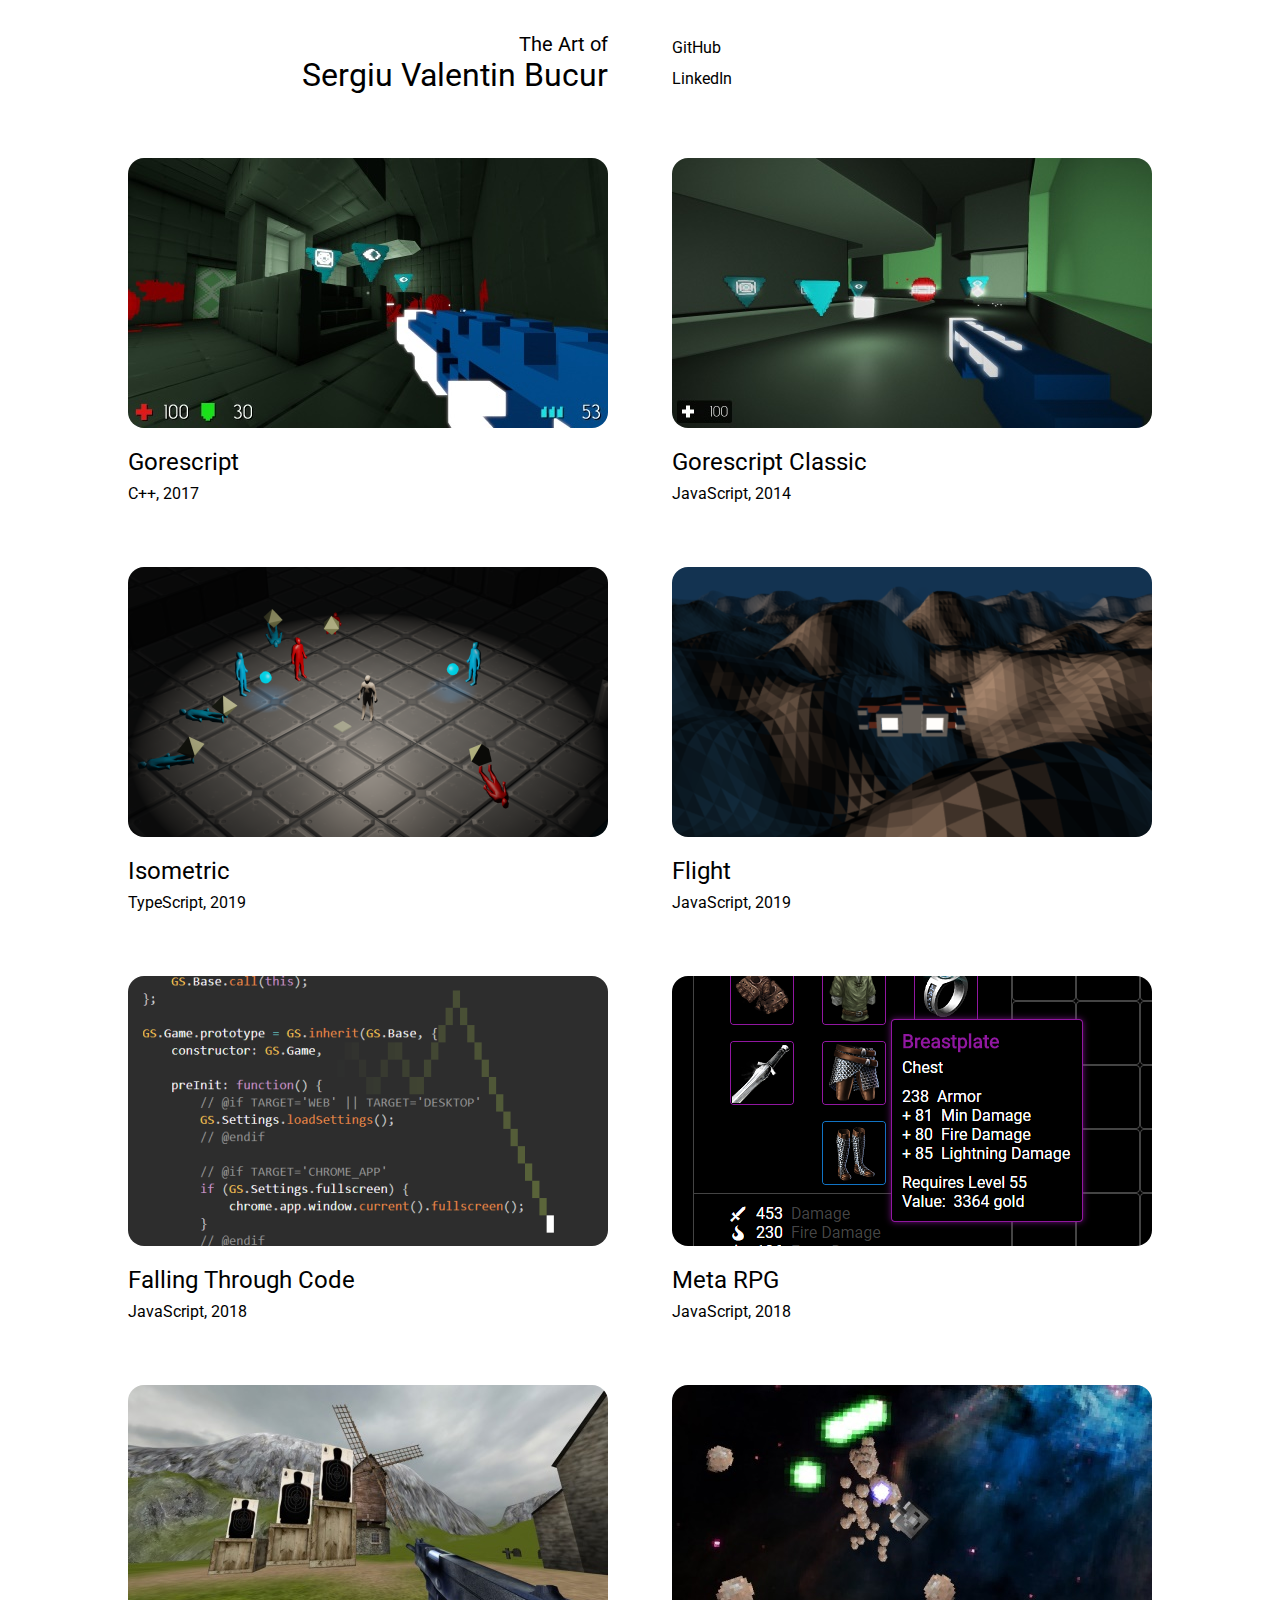
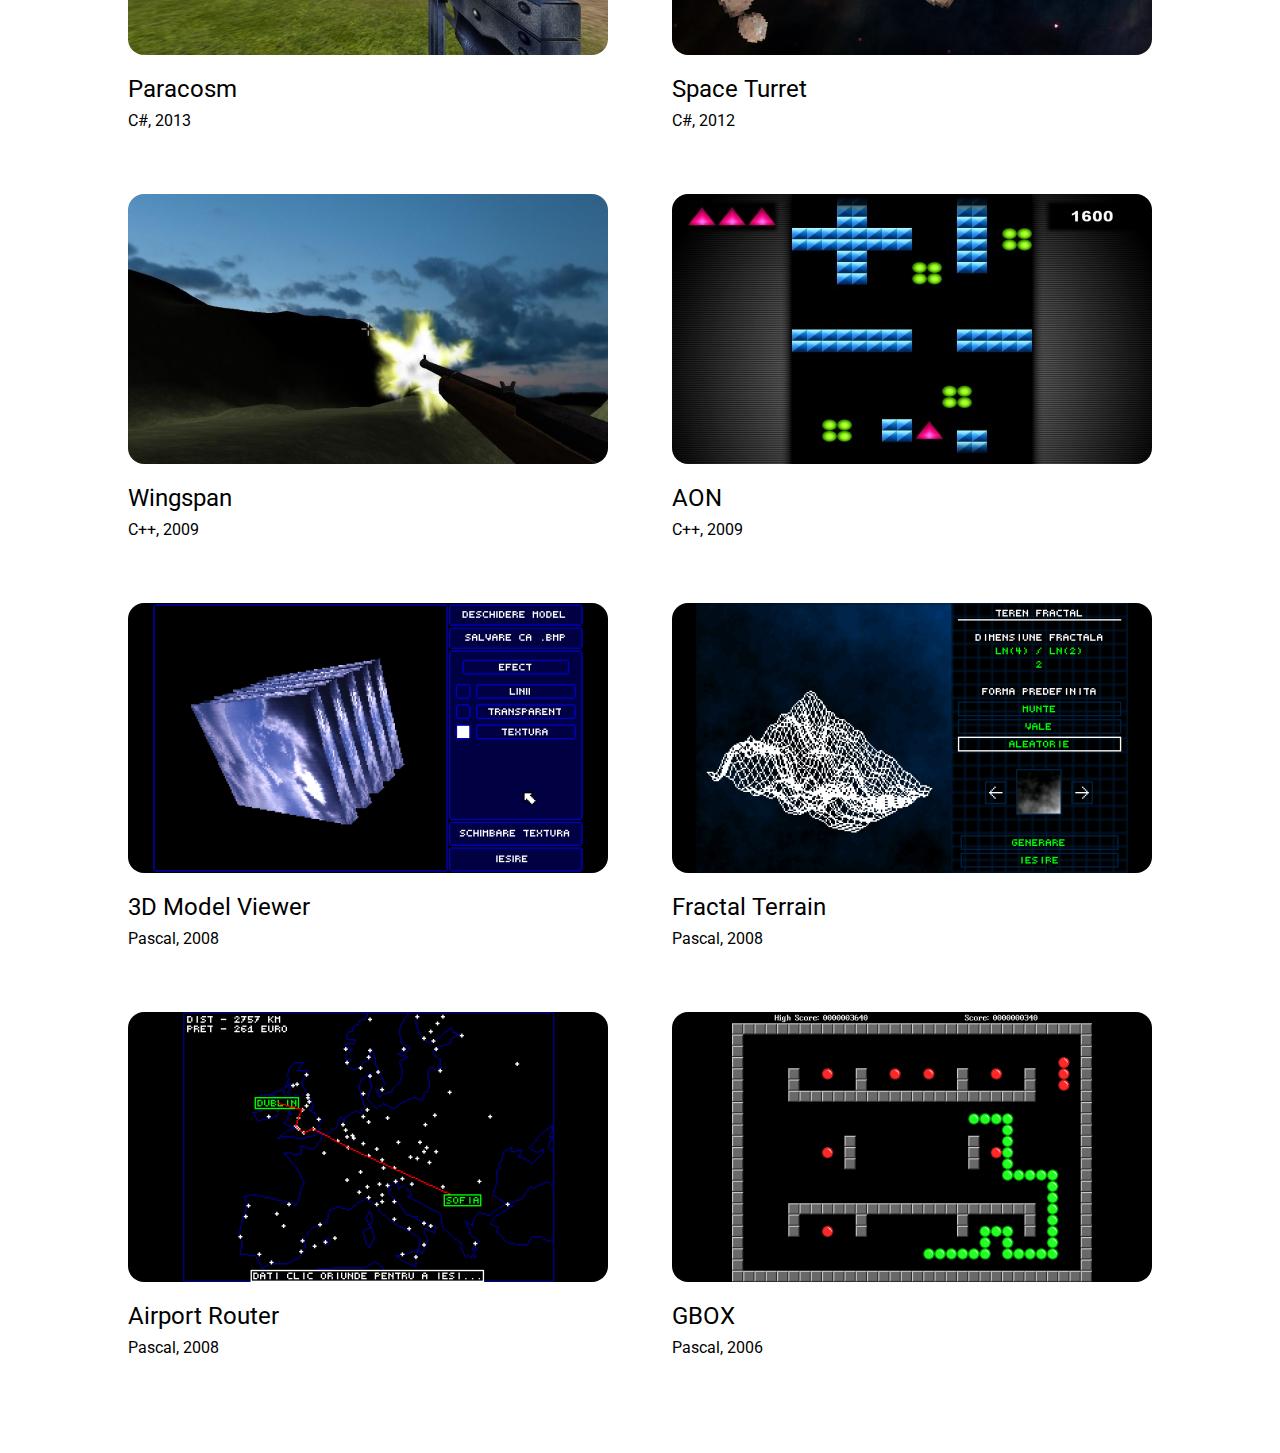
<file: index.html>
<!DOCTYPE html>

<html lang="en">
  <head>
    <meta charset="utf-8" />
    <meta
      name="viewport"
      content="width=device-width, initial-scale=1, shrink-to-fit=no"
    />
    <meta name="theme-color" content="#000000" />
    <meta property="og:title" content="The Art of Sergiu Valentin Bucur" />
    <meta
      property="og:image"
      content="https://sergiubucur.github.io/images/og.png"
    />

    <title>Sergiu Valentin Bucur</title>

    <link
      href="https://fonts.googleapis.com/css?family=Roboto"
      rel="stylesheet"
    />

    <style>
      * {
        box-sizing: border-box;
      }

      body {
        margin: 0;
        padding: 0;
        background: #ffffff;
        color: #000000;
        font-family: "Roboto", Arial, Helvetica, sans-serif;
      }

      .header {
        display: flex;
      }

      .header .left {
        flex-grow: 1;
        padding: 32px;
        width: 50%;
        text-align: right;
      }

      .header .left .supertitle {
        font-size: 20px;
        color: #000000;
      }

      .header .left .title {
        font-size: 32px;
        color: #000000;
      }

      .header .right {
        width: 50%;
        padding: 32px;
        display: flex;
        flex-direction: column;
        justify-content: space-around;
        align-items: flex-start;
        font-size: 16px;
      }

      .header .right a,
      .header .right a:visited,
      .header .right a:hover,
      .header .right a:active {
        color: #000000;
        text-decoration: none;
        text-shadow: none;
      }

      .header .right a:hover {
        text-decoration: underline;
      }

      .content {
        padding-bottom: 64px;
        display: flex;
        flex-wrap: wrap;
        justify-content: center;
      }

      .content a,
      .content a:visited,
      .content a:hover,
      .content a:active {
        text-decoration: none;
      }

      .piece {
        padding: 32px;
      }

      .piece img {
        width: 480px;
        height: 270px;
        margin-bottom: 16px;
        border-radius: 16px;
      }

      .piece .caption .title {
        font-size: 24px;
        color: #000000;
      }

      .piece .caption .subtitle {
        margin-top: 8px;
        font-size: 16px;
        color: #000000;
      }

      @media only screen and (max-width: 600px) {
        .header {
          flex-direction: column;
          border: 0;
        }

        .header .left {
          padding-bottom: 0;
          padding: 16px;
          width: auto;
          text-align: center;
        }

        .header .left .title {
          font-size: 28px;
        }

        .header .right {
          padding: 16px;
          width: auto;
          flex-direction: row;
          justify-content: center;
        }

        .header .right a {
          margin-left: 8px;
        }

        .piece {
          padding: 0;
        }

        .piece img {
          width: 100%;
          height: auto;
          border: 0;
          border-radius: 0;
          outline: 0;
          margin: 0;
        }

        .piece .caption {
          padding: 16px;
        }
      }
    </style>
  </head>

  <body>
    <div class="header">
      <div class="left">
        <div class="supertitle">The Art of</div>
        <div class="title">Sergiu Valentin Bucur</div>
      </div>
      <div class="right">
        <a href="https://github.com/sergiubucur">GitHub</a>
        <a href="https://www.linkedin.com/in/sergiubucur">LinkedIn</a>
      </div>
    </div>

    <div class="content">
      <div class="piece">
        <a href="https://gorescript.github.io">
          <img src="images_small/2016_2017/1_gorescript/8.jpg" />
        </a>

        <div class="caption">
          <div class="title">Gorescript</div>
          <div class="subtitle">C++, 2017</div>
        </div>
      </div>

      <div class="piece">
        <a href="https://gorescript.github.io/classic">
          <img src="images_small/2014_2015/4_gorescript_classic/2.jpg" />
        </a>

        <div class="caption">
          <div class="title">Gorescript Classic</div>
          <div class="subtitle">JavaScript, 2014</div>
        </div>
      </div>

      <div class="piece">
        <a href="https://sergiubucur.github.io/isometric">
          <img src="images_small/2019/2_isometric/3.png" />
        </a>

        <div class="caption">
          <div class="title">Isometric</div>
          <div class="subtitle">TypeScript, 2019</div>
        </div>
      </div>

      <div class="piece">
        <a href="https://sergiubucur.github.io/flight">
          <img src="images_small/2019/1_flight/1.png" />
        </a>

        <div class="caption">
          <div class="title">Flight</div>
          <div class="subtitle">JavaScript, 2019</div>
        </div>
      </div>

      <div class="piece">
        <a href="https://sergiubucur.itch.io/falling-through-code">
          <img src="images_small/2018/3_falling_through_code/1.png" />
        </a>

        <div class="caption">
          <div class="title">Falling Through Code</div>
          <div class="subtitle">JavaScript, 2018</div>
        </div>
      </div>

      <div class="piece">
        <a href="https://sergiubucur.github.io/meta-rpg">
          <img src="images_small/2018/1_meta_rpg/1.png" />
        </a>

        <div class="caption">
          <div class="title">Meta RPG</div>
          <div class="subtitle">JavaScript, 2018</div>
        </div>
      </div>

      <div class="piece">
        <a href="images/2012_2013/2_paracosm/5.jpg">
          <img src="images_small/2012_2013/2_paracosm/5.jpg" />
        </a>

        <div class="caption">
          <div class="title">Paracosm</div>
          <div class="subtitle">C#, 2013</div>
        </div>
      </div>

      <div class="piece">
        <a href="images/2012_2013/1_space_turret/3.jpg">
          <img src="images_small/2012_2013/1_space_turret/3.jpg" />
        </a>

        <div class="caption">
          <div class="title">Space Turret</div>
          <div class="subtitle">C#, 2012</div>
        </div>
      </div>

      <div class="piece">
        <a href="images/2009_2011/2_wingspan/1.JPG">
          <img src="images_small/2009_2011/2_wingspan/1.JPG" />
        </a>

        <div class="caption">
          <div class="title">Wingspan</div>
          <div class="subtitle">C++, 2009</div>
        </div>
      </div>

      <div class="piece">
        <a href="images/2009_2011/1_aon/2.jpg">
          <img src="images_small/2009_2011/1_aon/2.jpg" />
        </a>

        <div class="caption">
          <div class="title">AON</div>
          <div class="subtitle">C++, 2009</div>
        </div>
      </div>

      <div class="piece">
        <a href="images/2004_2008/5_model/3.png">
          <img src="images_small/2004_2008/5_model/3.png" />
        </a>

        <div class="caption">
          <div class="title">3D Model Viewer</div>
          <div class="subtitle">Pascal, 2008</div>
        </div>
      </div>

      <div class="piece">
        <a href="images/2004_2008/3_fractals/3.png">
          <img src="images_small/2004_2008/3_fractals/3.png" />
        </a>

        <div class="caption">
          <div class="title">Fractal Terrain</div>
          <div class="subtitle">Pascal, 2008</div>
        </div>
      </div>

      <div class="piece">
        <a href="images/2004_2008/4_airport_router/1.png">
          <img src="images_small/2004_2008/4_airport_router/1.png" />
        </a>

        <div class="caption">
          <div class="title">Airport Router</div>
          <div class="subtitle">Pascal, 2008</div>
        </div>
      </div>

      <div class="piece">
        <a href="images/2004_2008/2_gbox/4.png">
          <img src="images_small/2004_2008/2_gbox/4.png" />
        </a>

        <div class="caption">
          <div class="title">GBOX</div>
          <div class="subtitle">Pascal, 2006</div>
        </div>
      </div>
    </div>
  </body>
</html>
</file>
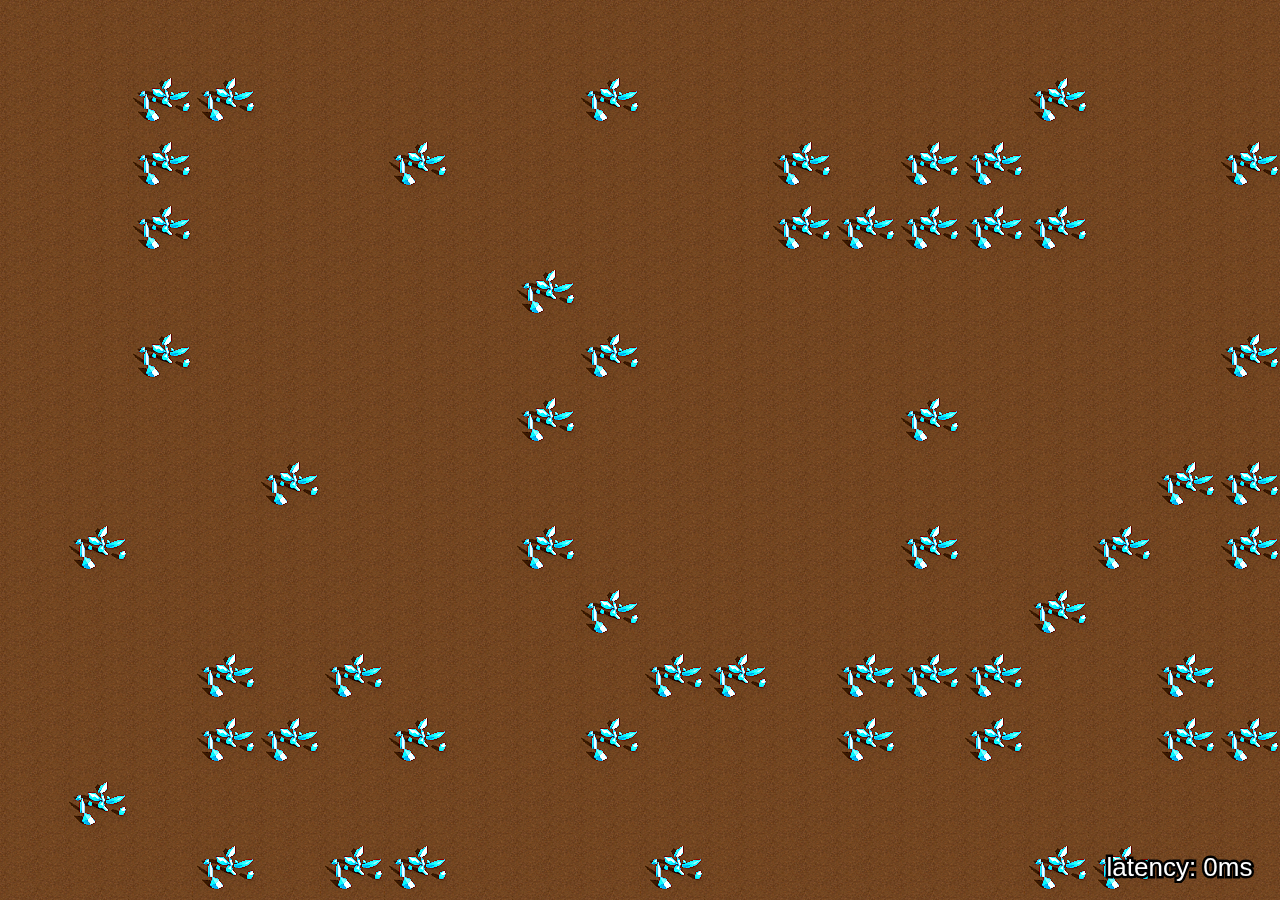
<file: harvester/index.html>
<!DOCTYPE html><html lang="en"><head><base href="/"><meta charset="utf-8"><meta name="viewport" content="width=device-width,initial-scale=1,shrink-to-fit=no"><meta name="theme-color" content="#000000"><link rel="shortcut icon" href="/harvester/favicon.ico"><link href="https://fonts.googleapis.com/css?family=Roboto" rel="stylesheet"><title>harvester</title><script src="/harvester/config.js"></script><link href="/harvester/static/css/main.178ba584.css" rel="stylesheet"></head><body><noscript>You need to enable JavaScript to run this app.</noscript><div id="root"></div><script type="text/javascript" src="/harvester/static/js/main.e5c875a5.js"></script></body></html>
</file>
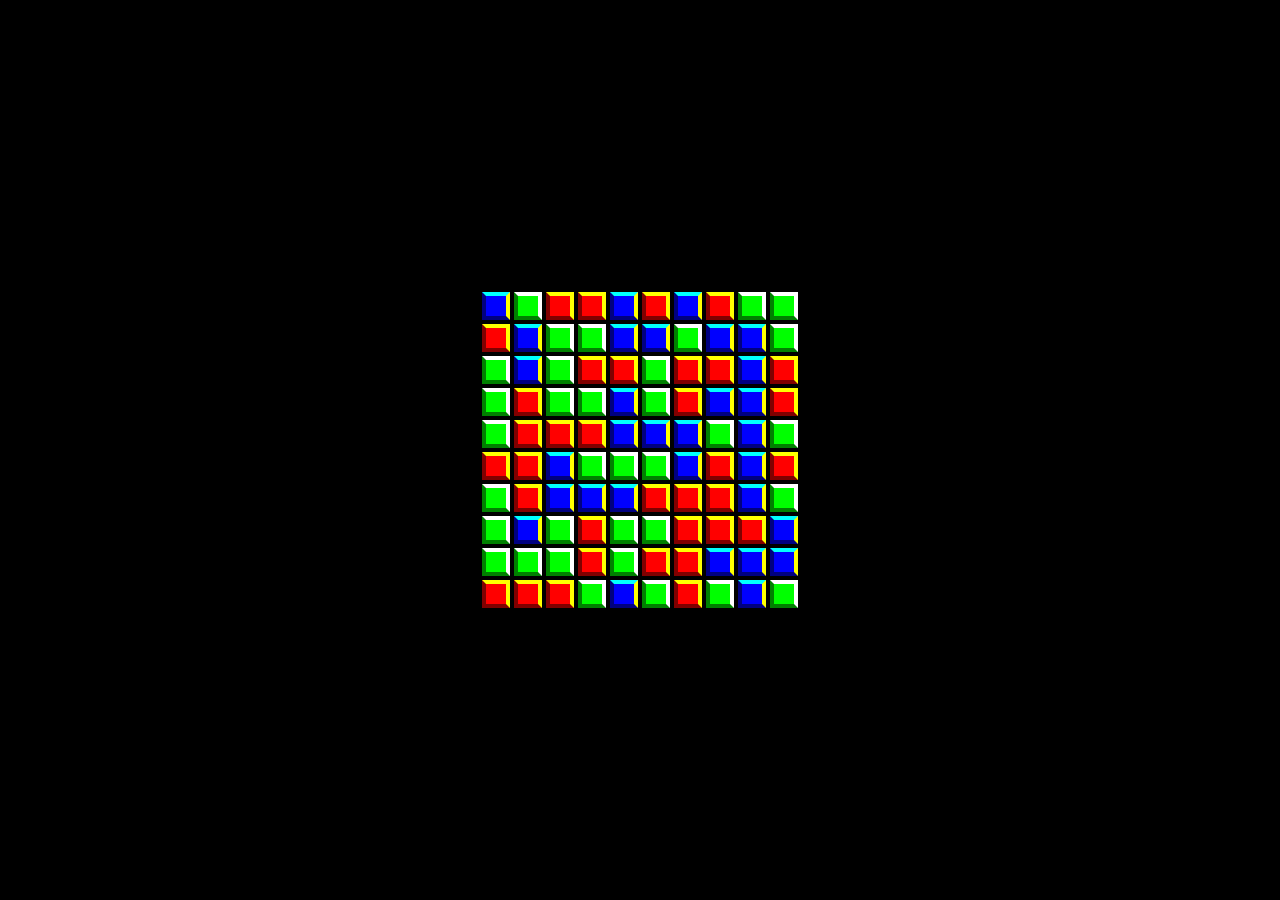
<file: shuffle/index.html>
<!doctype html><html lang="en"><head><meta charset="UTF-8"><meta http-equiv="X-UA-Compatible" content="IE=edge"><meta name="viewport" content="width=device-width,initial-scale=1"><title>Document</title><link href="/shuffle/static/css/main.b23321bc.chunk.css" rel="stylesheet"></head><body><div id="root"></div><script>!function(e){function r(r){for(var n,l,f=r[0],i=r[1],a=r[2],c=0,s=[];c<f.length;c++)l=f[c],Object.prototype.hasOwnProperty.call(o,l)&&o[l]&&s.push(o[l][0]),o[l]=0;for(n in i)Object.prototype.hasOwnProperty.call(i,n)&&(e[n]=i[n]);for(p&&p(r);s.length;)s.shift()();return u.push.apply(u,a||[]),t()}function t(){for(var e,r=0;r<u.length;r++){for(var t=u[r],n=!0,f=1;f<t.length;f++){var i=t[f];0!==o[i]&&(n=!1)}n&&(u.splice(r--,1),e=l(l.s=t[0]))}return e}var n={},o={1:0},u=[];function l(r){if(n[r])return n[r].exports;var t=n[r]={i:r,l:!1,exports:{}};return e[r].call(t.exports,t,t.exports,l),t.l=!0,t.exports}l.m=e,l.c=n,l.d=function(e,r,t){l.o(e,r)||Object.defineProperty(e,r,{enumerable:!0,get:t})},l.r=function(e){"undefined"!=typeof Symbol&&Symbol.toStringTag&&Object.defineProperty(e,Symbol.toStringTag,{value:"Module"}),Object.defineProperty(e,"__esModule",{value:!0})},l.t=function(e,r){if(1&r&&(e=l(e)),8&r)return e;if(4&r&&"object"==typeof e&&e&&e.__esModule)return e;var t=Object.create(null);if(l.r(t),Object.defineProperty(t,"default",{enumerable:!0,value:e}),2&r&&"string"!=typeof e)for(var n in e)l.d(t,n,function(r){return e[r]}.bind(null,n));return t},l.n=function(e){var r=e&&e.__esModule?function(){return e.default}:function(){return e};return l.d(r,"a",r),r},l.o=function(e,r){return Object.prototype.hasOwnProperty.call(e,r)},l.p="/shuffle/";var f=this["webpackJsonpvoid-swap"]=this["webpackJsonpvoid-swap"]||[],i=f.push.bind(f);f.push=r,f=f.slice();for(var a=0;a<f.length;a++)r(f[a]);var p=i;t()}([])</script><script src="/shuffle/static/js/2.6f9d33d0.chunk.js"></script><script src="/shuffle/static/js/main.fe650b7b.chunk.js"></script></body></html>
</file>
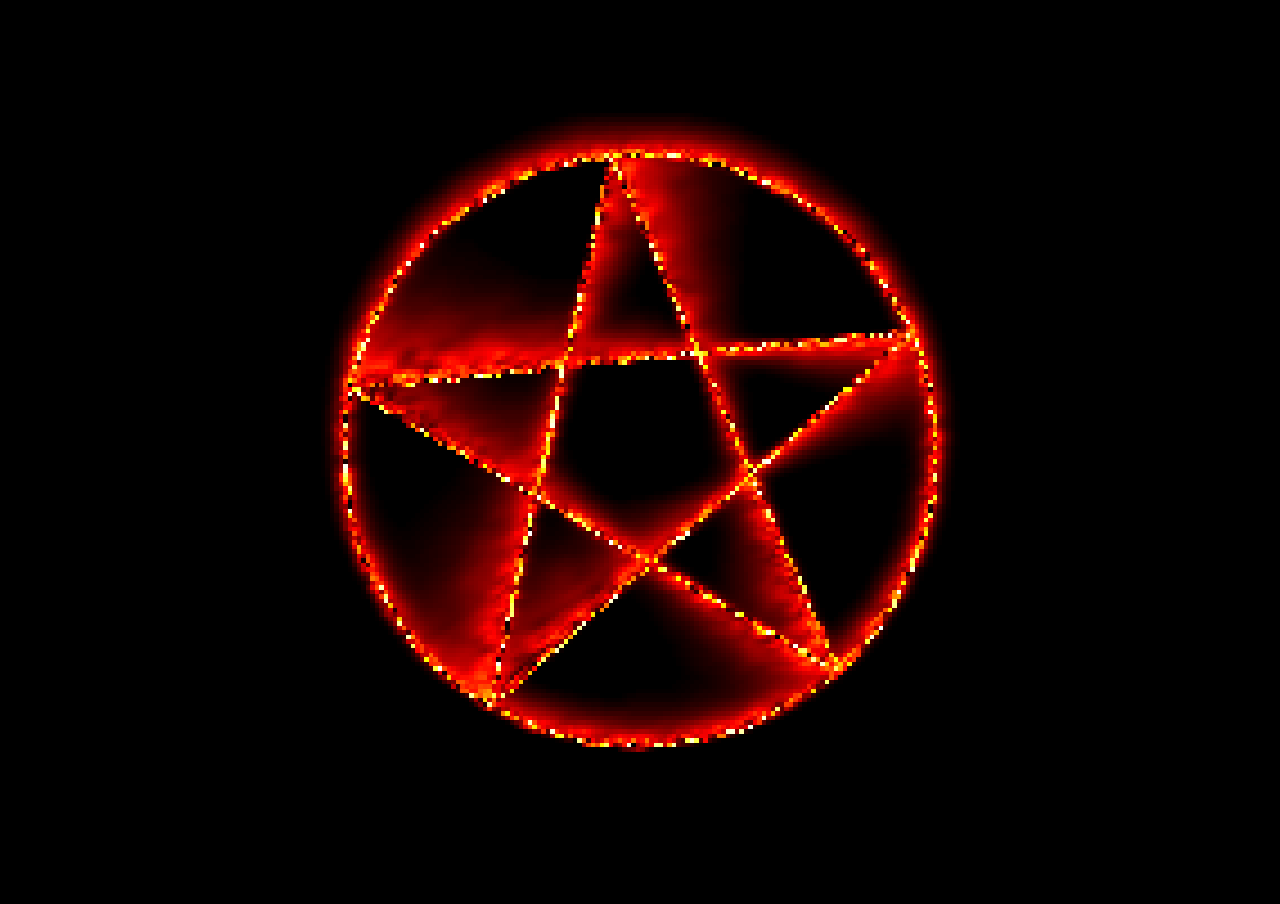
<file: mode13h/pentagram/index.html>
<!DOCTYPE html>
<html lang="en">
	<head>
		<base href="/">

		<meta charset="utf-8">
		<meta name="viewport" content="width=device-width, initial-scale=1, shrink-to-fit=no">
		<meta name="theme-color" content="#000000">

		<title>mode13h</title>

		<style type="text/css">

			body {
				margin: 0;
				padding: 0;
				background: #000;
				overflow: hidden;
			}

			#root {
				display: flex;
				justify-content: center;
				align-items: center;
			}

			canvas {
				image-rendering: pixelated;
				image-rendering: -moz-crisp-edges;
  				image-rendering: crisp-edges;
			}

		</style>
	</head>
	<body>
		<div id="root">
			<div id="inner"></div>
		</div>

		<script src="mode13h/mode13h.js"></script>
		<script>

			var mode13h;
			var angle = 0;

			init();

			function init() {
				mode13h = new Mode13h();
				document.getElementById("inner").appendChild(mode13h.canvas);
				fitToScreen(mode13h.canvas);

				mode13h.clear();

				for (var i = 0; i < 64; i++) {
					mode13h.setPaletteColor(i, i * 4, 0, 0);
					mode13h.setPaletteColor(i + 64, 255, i * 4, 0);
					mode13h.setPaletteColor(i + 128, 255, 255, i * 4);
				}

				requestAnimationFrame(draw);
			}

			function fitToScreen(canvas) {
				if (window.innerWidth > window.innerHeight) {
					canvas.style.width = Math.floor(window.innerHeight * 1.6) + "px";
					canvas.style.height = window.innerHeight + "px";
				} else {
					canvas.style.width = window.innerWidth + "px";
					canvas.style.height = Math.floor(window.innerWidth / 1.6) + "px";
				}
			}

			function draw() {
				fire();

				for (var i = 0; i < 36; i++) {
					var p0 = getPointOnCircle(i * 10);
					var p1 = getPointOnCircle((i + 1) * 10);

					line(p0, p1);
				}

				for (var i = 0; i < 5; i++) {
					var p0 = getPointOnCircle(i * 72);
					var p1 = getPointOnCircle((i + 2) * 72);

					line(p0, p1);
				}

				mode13h.flip();

				angle++;
				if (angle >= 360) {
					angle = 0;
				}

				requestAnimationFrame(draw);
			}

			function getPointOnCircle(offset) {
				return {
					x: 160 + 66 * Math.sin(Math.PI / 180 * (angle + offset)),
					y: 100 + 66 * Math.cos(Math.PI / 180 * (angle + offset))
				};
			}

			function line(p0, p1) {
				var x, y, dx, dy, e, ys, ok;

				var x1 = Math.floor(p0.x);
				var y1 = Math.floor(p0.y);
				var x2 = Math.floor(p1.x);
				var y2 = Math.floor(p1.y);

				ok = Math.abs(y2 - y1) > Math.abs(x2 - x1);
				if (ok) {
					x = x1;
					x1 = y1;
					y1 = x;
					x = x2;
					x2 = y2;
					y2 = x;
				}
				if (x1 > x2) {
					x = x1;
					x1 = x2;
					x2 = x;
					x = y2;
					y2 = y1;
					y1 = x;
				}

				dx = x2 - x1;
				dy = Math.abs(y2 - y1);
				e = 0;
				y = y1;

				if (y1 < y2) {
					ys = 1;
				} else {
					ys = -1;
				}

				if (ok) {
					for (x = x1; x <= x2; x++) {
						mode13h.putPixel(y, x, Math.floor(Math.random() * 192));
						e += dy;
						if (e * 2 >= dx) {
							y += ys;
							e -= dx;
						}
					}
				}
				else {
					for (x = x1; x <= x2; x++) {
						mode13h.putPixel(x, y, Math.floor(Math.random() * 192));
						e += dy;
						if (e * 2 >= dx) {
							y += ys;
							e -= dx;
						}
					}
				}
			}

			function fire() {
				for (var y = 0; y < 199; y++) {
					for (var x = 1; x < 319; x++) {
						var bottom = mode13h.getPixel(x, y + 1);
						var left = mode13h.getPixel(x - 1, y);
						var current = mode13h.getPixel(x, y);
						var right = mode13h.getPixel(x + 1, y);

						var value = Math.floor((bottom + left + current + right) / 4.25);
						mode13h.putPixel(x, y, value);
					}
				}
			}

		</script>
	</body>
</html>
</file>
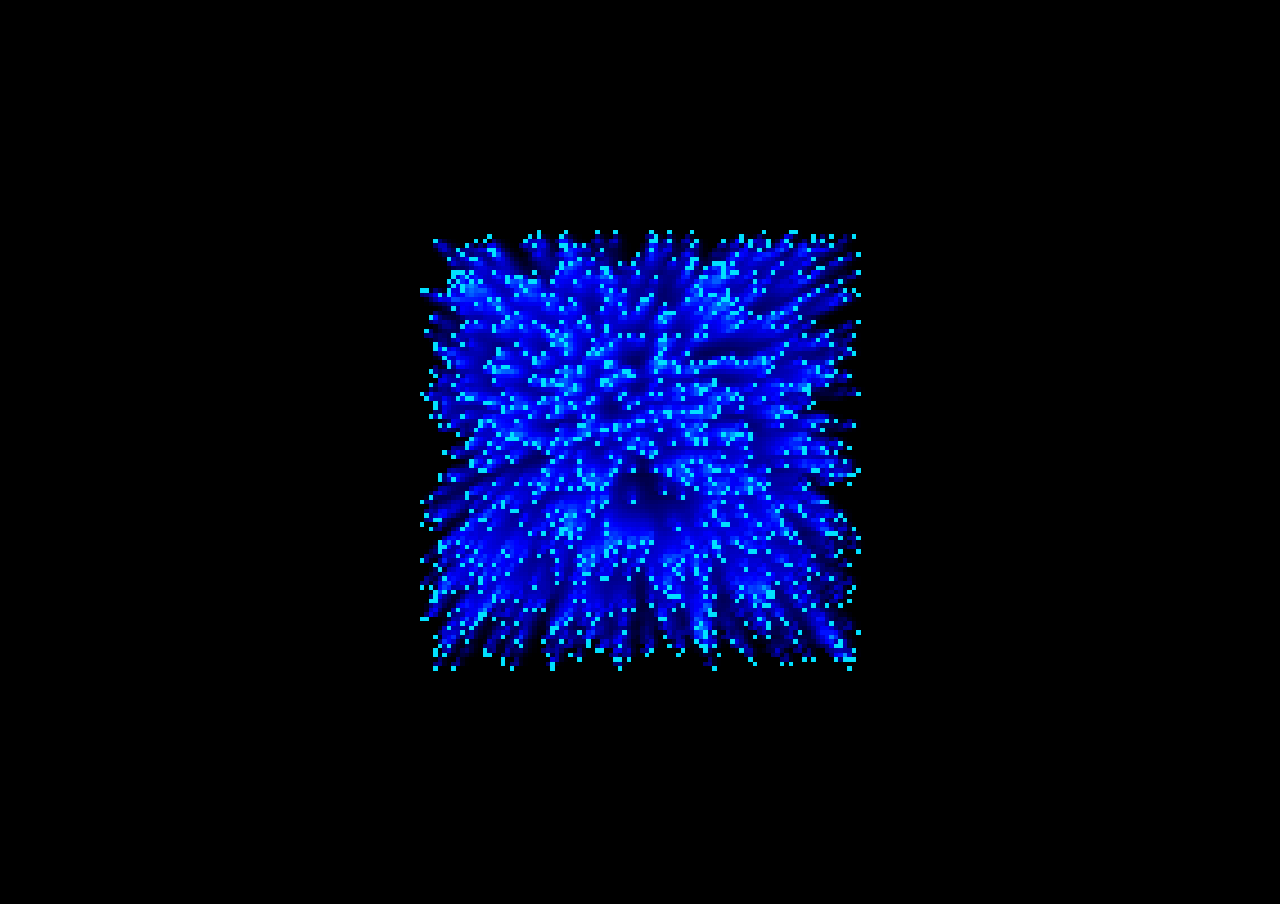
<file: mode13h/starfield/index.html>
<!DOCTYPE html>
<html lang="en">
	<head>
		<base href="/">

		<meta charset="utf-8">
		<meta name="viewport" content="width=device-width, initial-scale=1, shrink-to-fit=no">
		<meta name="theme-color" content="#000000">

		<title>mode13h</title>

		<style type="text/css">

			body {
				margin: 0;
				padding: 0;
				background: #000;
				overflow: hidden;
			}

			#root {
				display: flex;
				justify-content: center;
				align-items: center;
			}

			canvas {
				image-rendering: pixelated;
				image-rendering: -moz-crisp-edges;
  				image-rendering: crisp-edges;
			}

		</style>
	</head>
	<body>
		<div id="root">
			<div id="inner"></div>
		</div>

		<script src="mode13h/mode13h.js"></script>
		<script>

		var mode13h;
		var stars = [];

		init();

		function init() {
			mode13h = new Mode13h();
			document.getElementById("inner").appendChild(mode13h.canvas);
			fitToScreen(mode13h.canvas);

			for (var i = 0; i < 64; i++) {
				mode13h.setPaletteColor(i, 0, 0, Math.floor(i * 4));
				mode13h.setPaletteColor(i + 64, 0, Math.floor(i * 4), 255);
				mode13h.setPaletteColor(i + 128, 0 + Math.floor(i * 4), 255, 255);
			}

			mode13h.clear();

			requestAnimationFrame(draw);
		}

		function fitToScreen(canvas) {
			if (window.innerWidth > window.innerHeight) {
				canvas.style.width = Math.floor(window.innerHeight * 1.6) + "px";
				canvas.style.height = window.innerHeight + "px";
			} else {
				canvas.style.width = window.innerWidth + "px";
				canvas.style.height = Math.floor(window.innerWidth / 1.6) + "px";
			}
		}

		function draw() {
			fire();

			var i = 0;
			while (i < stars.length) {
				var star = stars[i];

				mode13h.putPixel(star.x, star.y, star.color);

				star.x += star.dx;
				star.y += star.dy;
				star.dx *= 1.01;
				star.dy *= 1.01;

				star.color += 3;
				if (star.color > 191) {
					star.color = 191;
				}

				if (star.x < 1 || star.x > 318 || star.y < 1 || star.y > 198) {
					stars.splice(i, 1);
				} else {
					i++;
				}
			}

			while (stars.length < 1000) {
				var newStar = {
					x: 160,
					y: 100,
					color: 0,
					dx: Math.random() * 2 - 1,
					dy: Math.random() * 2 - 1
				};

				stars.push(newStar);
			}

			mode13h.flip();
			requestAnimationFrame(draw);
		}

		function line(p0, p1) {
			var x, y, dx, dy, e, ys, ok;

			var x1 = Math.floor(p0.x);
			var y1 = Math.floor(p0.y);
			var x2 = Math.floor(p1.x);
			var y2 = Math.floor(p1.y);

			ok = Math.abs(y2 - y1) > Math.abs(x2 - x1);
			if (ok) {
				x = x1;
				x1 = y1;
				y1 = x;
				x = x2;
				x2 = y2;
				y2 = x;
			}
			if (x1 > x2) {
				x = x1;
				x1 = x2;
				x2 = x;
				x = y2;
				y2 = y1;
				y1 = x;
			}

			dx = x2 - x1;
			dy = Math.abs(y2 - y1);
			e = 0;
			y = y1;

			if (y1 < y2) {
				ys = 1;
			} else {
				ys = -1;
			}

			if (ok) {
				for (x = x1; x <= x2; x++) {
					mode13h.putPixel(y, x, Math.floor(Math.random() * 192));
					e += dy;
					if (e * 2 >= dx) {
						y += ys;
						e -= dx;
					}
				}
			}
			else {
				for (x = x1; x <= x2; x++) {
					mode13h.putPixel(x, y, Math.floor(Math.random() * 192));
					e += dy;
					if (e * 2 >= dx) {
						y += ys;
						e -= dx;
					}
				}
			}
		}

		function fire() {
			for (var y = 0; y < 199; y++) {
				for (var x = 1; x < 319; x++) {
					var bottom = mode13h.getPixel(x, y + 1);
					var left = mode13h.getPixel(x - 1, y);
					var current = mode13h.getPixel(x, y);
					var right = mode13h.getPixel(x + 1, y);

					var value = Math.floor((bottom + left + current + right) / 4.25);
					mode13h.putPixel(x, y, value);
				}
			}
		}

		</script>
	</body>
</html>
</file>
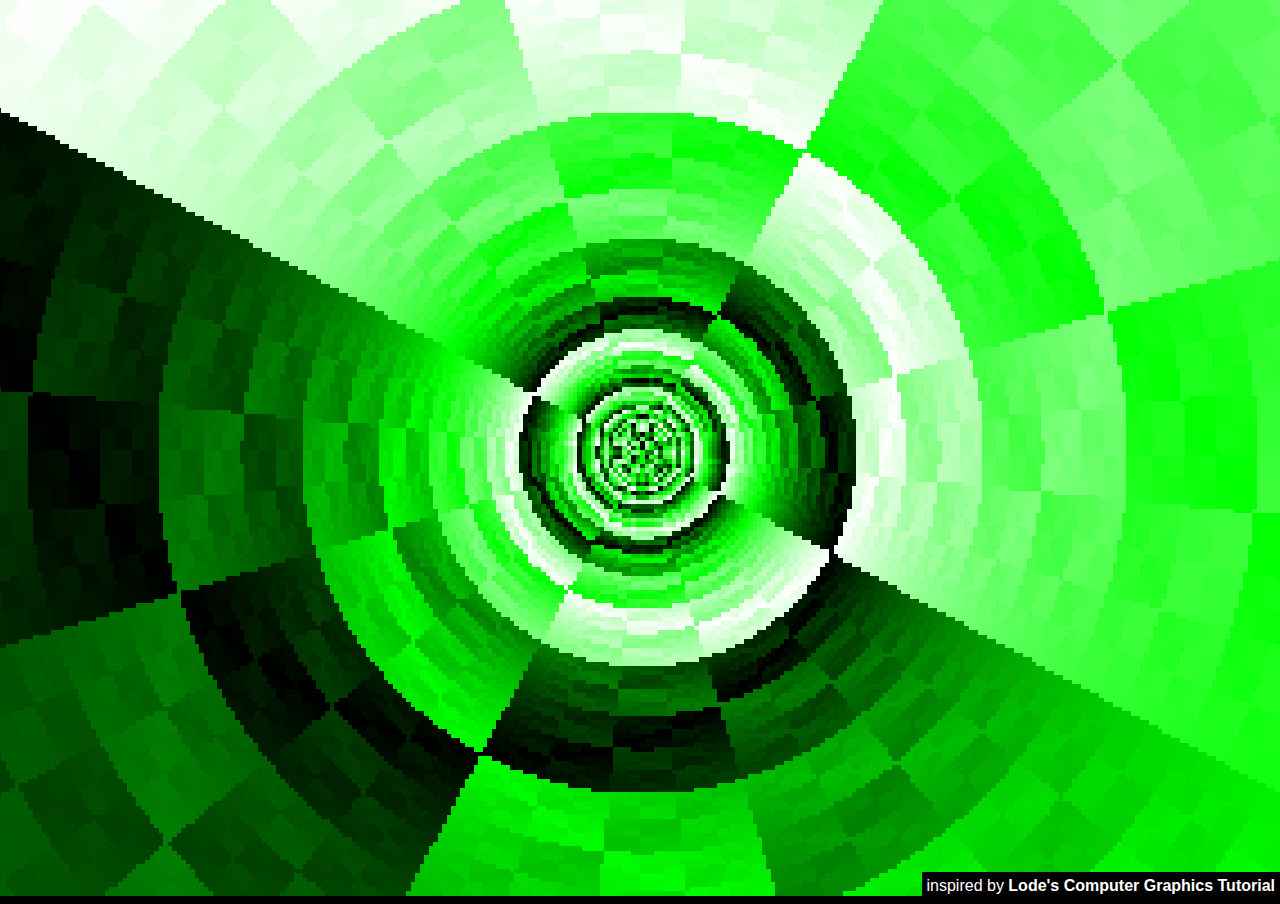
<file: mode13h/tunnel/index.html>
<!DOCTYPE html>
<html lang="en">
	<head>
		<base href="/">

		<meta charset="utf-8">
		<meta name="viewport" content="width=device-width, initial-scale=1, shrink-to-fit=no">
		<meta name="theme-color" content="#000000">

		<title>mode13h</title>

		<style type="text/css">

			body {
				margin: 0;
				padding: 0;
				background: #000;
				overflow: hidden;
				font-family: Arial, Helvetica, sans-serif;
			}

			#root {
				display: flex;
				justify-content: center;
				align-items: center;
			}

			#reference {
				position: fixed;
				right: 0;
				bottom: 0;
				background: #000;
				color: #fff;
				padding: 5px;
			}

			canvas {
				image-rendering: pixelated;
				image-rendering: -moz-crisp-edges;
  				image-rendering: crisp-edges;
			}

			a {
				color: #fff;
				text-decoration: none;
				font-weight: bold;
			}

		</style>
	</head>
	<body>
		<div id="root">
			<div id="inner"></div>
			<div id="reference">
				inspired by <a target="_blank" href="https://lodev.org/cgtutor/tunnel.html">Lode's Computer Graphics Tutorial</a>
			</div>
		</div>

		<script src="mode13h/mode13h.js"></script>
		<script>

		const TextureSize = 128;

		let mode13h;
		let texture;
		let angles;
		let distances;

		let shift = 0;

		init();

		function init() {
			mode13h = new Mode13h();
			document.getElementById("inner").appendChild(mode13h.canvas);
			fitToScreen(mode13h.canvas);

			initPalette();
			initTexture();
			initTables();
			mode13h.clear();
			requestAnimationFrame(draw);
		}

		function draw() {
			for (let y = 0; y < 199; y++) {
				for (let x = 0; x < 319; x++) {
					const angle = angles[y][x];
					const distance = distances[y][x];

					const tx = Math.floor((distance + shift) % TextureSize);
					const ty = Math.floor((angle + shift) % TextureSize);

					mode13h.putPixel(x, y, texture[ty][tx]);
				}
			}

			shift++;
			shift %= TextureSize;

			mode13h.flip();
			requestAnimationFrame(draw);
		}

		function initPalette() {
			for (var i = 0; i < 64; i++) {
				mode13h.setPaletteColor(i, 0, Math.floor(i * 4), 0);
				mode13h.setPaletteColor(i + 64, Math.floor(i * 4), 255, Math.floor(i * 4));
			}
		}

		function initTexture() {
			texture = [];

			for (let y = 0; y < TextureSize; y++) {
				const row = [];

				for (let x = 0; x < TextureSize; x++) {
					row.push((x ^ y) % 128);
				}

				texture.push(row);
			}
		}

		function initTables() {
			const CenterX = 160;
			const CenterY = 100;
			const Ratio = 32;

			angles = [];
			distances = [];

			for (let y = 0; y < 199; y++) {
				const angleRow = [];
				const distanceRow = [];

				for (let x = 0; x < 319; x++) {
					const angle = Math.floor(0.5 * TextureSize * Math.atan2(x - CenterX, y - CenterY) / Math.PI + 0.5 * TextureSize);
					const distance = Math.floor(Ratio * TextureSize / Math.sqrt((x - CenterX) * (x - CenterX) + (y - CenterY) * (y - CenterY)) % TextureSize);

					angleRow.push(angle);
					distanceRow.push(distance);
				}

				angles.push(angleRow);
				distances.push(distanceRow);
			}

			distances[CenterY][CenterX] = 0;
		}

		function fitToScreen(canvas) {
			if (window.innerWidth > window.innerHeight) {
				canvas.style.width = Math.floor(window.innerHeight * 1.6) + "px";
				canvas.style.height = window.innerHeight + "px";
			} else {
				canvas.style.width = window.innerWidth + "px";
				canvas.style.height = Math.floor(window.innerWidth / 1.6) + "px";
			}
		}

		</script>
	</body>
</html>
</file>
<file: harvester/static/css/main.178ba584.css>
*{-webkit-box-sizing:border-box;box-sizing:border-box}body{margin:0;padding:0;font-family:Roboto,Arial,Helvetica,sans-serif;font-size:16px;background:#000;color:#fff}
</file>
<file: shuffle/static/css/main.b23321bc.chunk.css>
body{margin:0;padding:0;font-family:Arial,Helvetica,sans-serif;background:#000}*{box-sizing:border-box}.cell-container{position:absolute;width:320px;height:320px;top:50%;left:50%;margin-left:-160px;margin-top:-160px}.cell{width:28px;height:28px;position:absolute;margin:2px}.cell.red{background:red;border-color:#ff0 #ff0 maroon maroon}.cell.blue,.cell.red{border-style:solid;border-width:4px}.cell.blue{background:#00f;border-color:#0ff #ff0 navy navy}.cell.green{background:#0f0;border-color:#fff #fff green green;border-style:solid;border-width:4px}
/*# sourceMappingURL=main.b23321bc.chunk.css.map */
</file>
